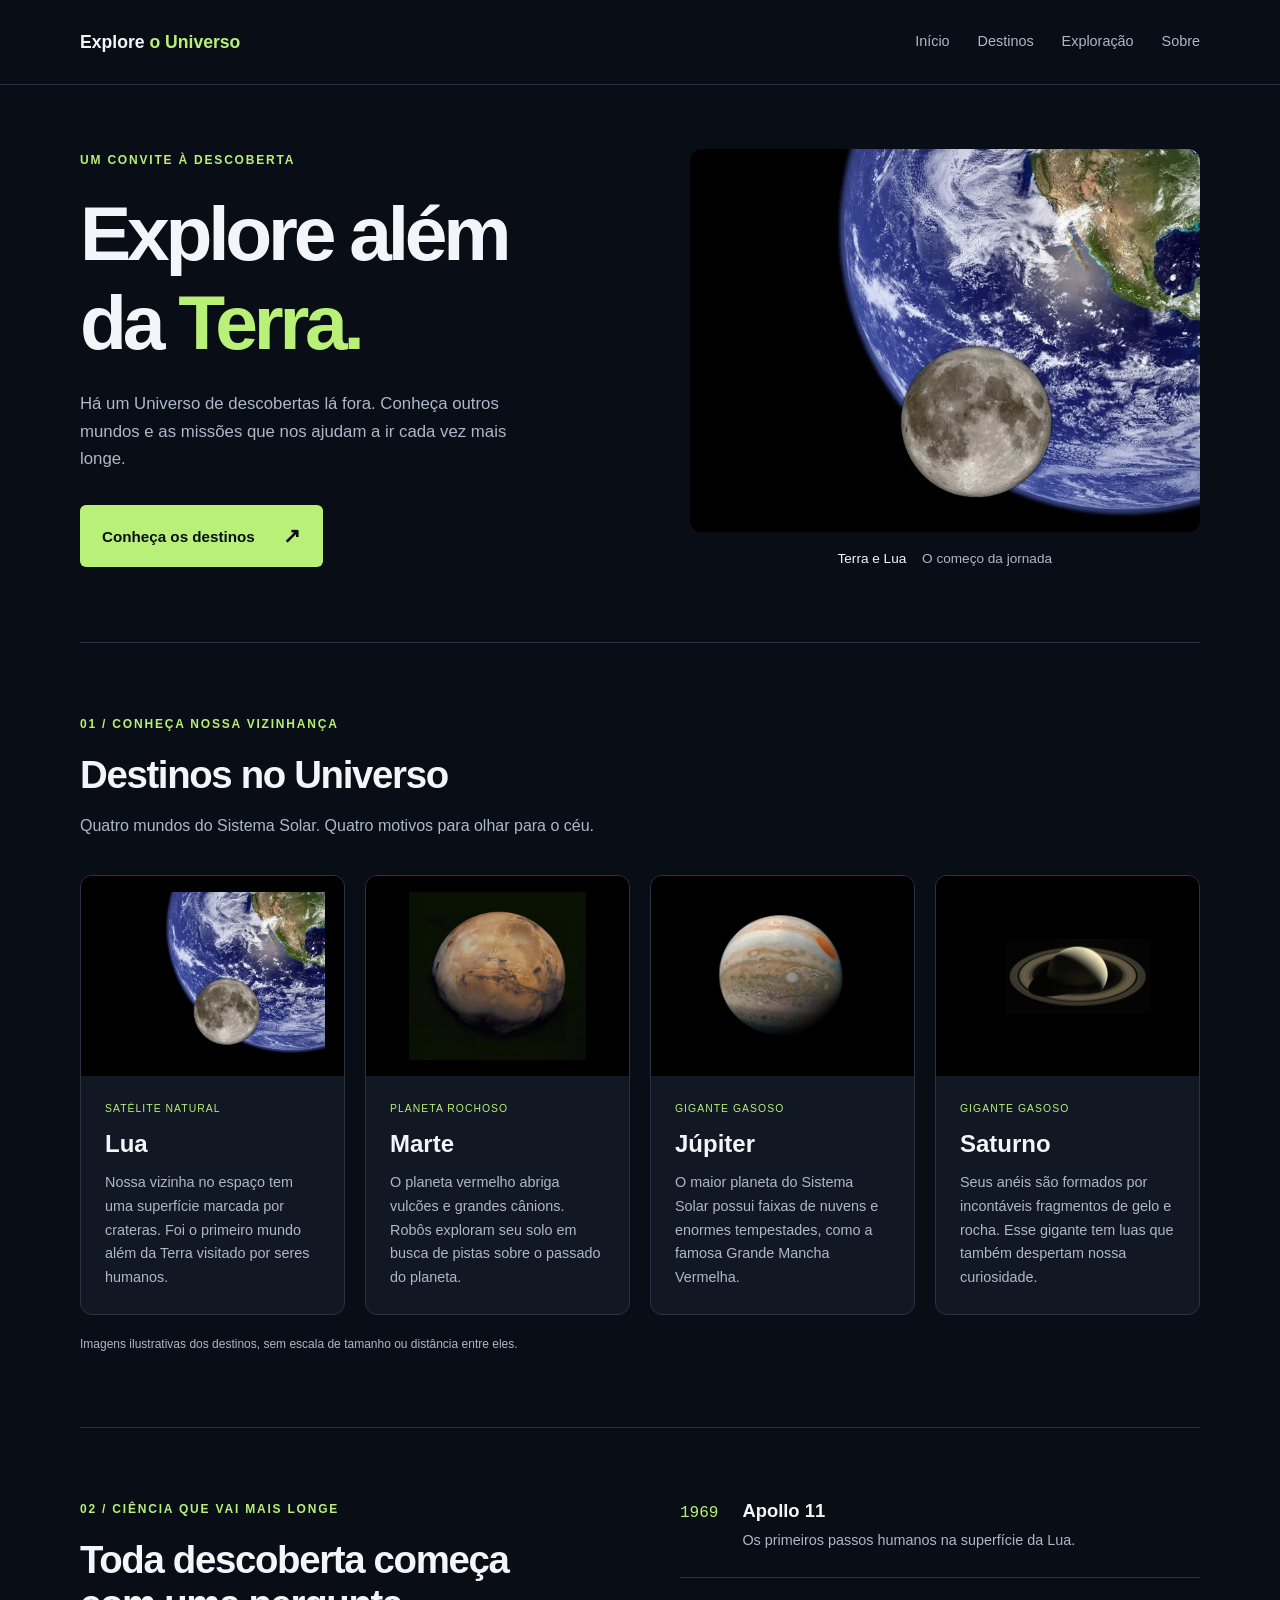
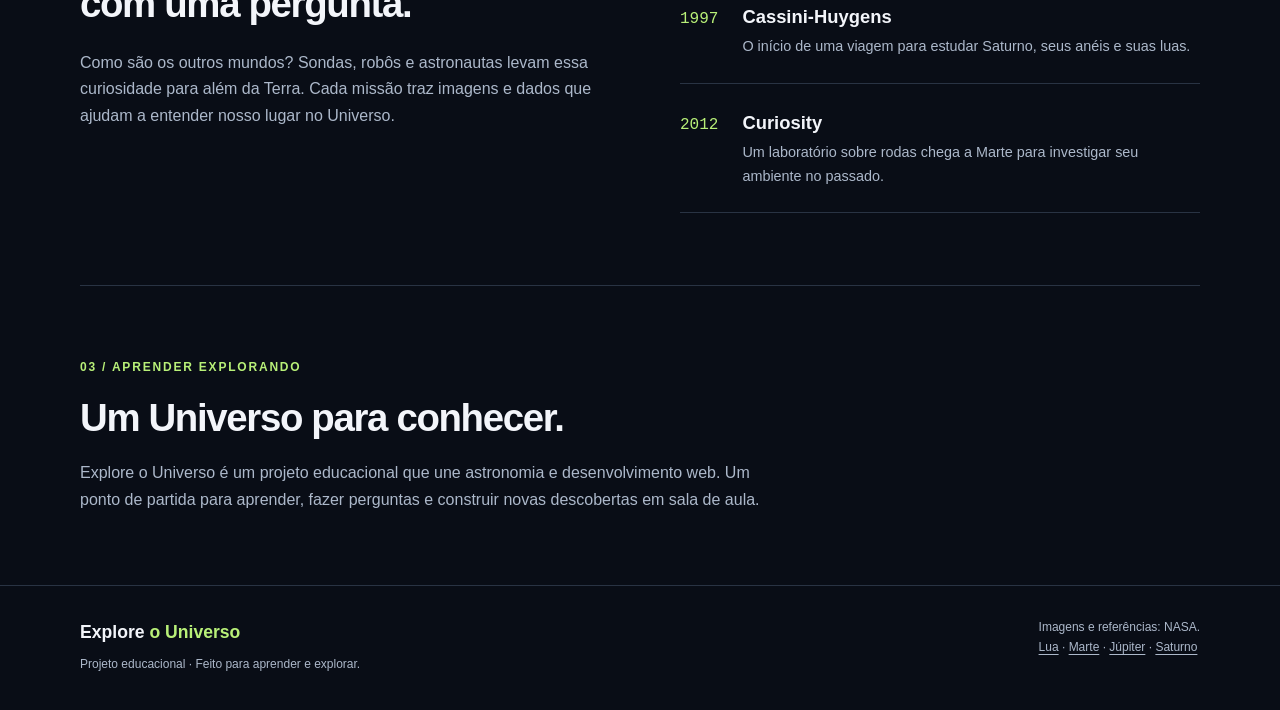
<file: versao0/index.html>
<!DOCTYPE html>
<html lang="pt-BR">
<head>
  <meta charset="UTF-8">
  <meta name="viewport" content="width=device-width, initial-scale=1.0">
  <meta name="description" content="Conheça a Lua, Marte, Júpiter e Saturno e descubra um pouco da história da exploração espacial.">
  <title>Explore o Universo</title>
  <link rel="stylesheet" href="css/estilos.css">
</head>
<body>
  <header class="cabecalho">
    <div class="container cabecalho-conteudo">
      <h1 class="marca"><a href="#inicio">Explore <span>o Universo</span></a></h1>
      <nav aria-label="Navegação principal">
        <ul class="menu">
          <li><a href="#inicio">Início</a></li>
          <li><a href="#destinos">Destinos</a></li>
          <li><a href="#exploracao">Exploração</a></li>
          <li><a href="#sobre">Sobre</a></li>
        </ul>
      </nav>
    </div>
  </header>

  <main>
    <section class="destaque container" id="inicio" aria-labelledby="titulo-destaque">
      <div class="destaque-texto">
        <p class="etiqueta">Um convite à descoberta</p>
        <h2 id="titulo-destaque">Explore além<br>da <span>Terra.</span></h2>
        <p class="introducao">Há um Universo de descobertas lá fora. Conheça outros mundos e as missões que nos ajudam a ir cada vez mais longe.</p>
        <a class="botao" href="#destinos">Conheça os destinos <span aria-hidden="true">↗</span></a>
      </div>
      <figure class="destaque-imagem">
        <img src="img/lua.webp" alt="Composição mostrando a Lua em primeiro plano e a Terra ao fundo." width="1000" height="750">
        <figcaption>Terra e Lua <span>O começo da jornada</span></figcaption>
      </figure>
    </section>

    <section class="destinos secao container" id="destinos" aria-labelledby="titulo-destinos">
      <p class="etiqueta">01 / Conheça nossa vizinhança</p>
      <h2 id="titulo-destinos">Destinos no Universo</h2>
      <p class="descricao-secao">Quatro mundos do Sistema Solar. Quatro motivos para olhar para o céu.</p>

      <div class="grade-destinos">
        <article class="card-destino">
          <img src="img/lua.webp" alt="Lua com áreas claras e escuras, em uma composição com a Terra ao fundo." width="760" height="570">
          <div class="card-conteudo">
            <p class="categoria">Satélite natural</p>
            <h3>Lua</h3>
            <p class="descricao-card">Nossa vizinha no espaço tem uma superfície marcada por crateras. Foi o primeiro mundo além da Terra visitado por seres humanos.</p>
          </div>
        </article>

        <article class="card-destino">
          <img src="img/marte.jpg" alt="Marte visto do espaço, com superfície em tons avermelhados." width="506" height="480">
          <div class="card-conteudo">
            <p class="categoria">Planeta rochoso</p>
            <h3>Marte</h3>
            <p class="descricao-card">O planeta vermelho abriga vulcões e grandes cânions. Robôs exploram seu solo em busca de pistas sobre o passado do planeta.</p>
          </div>
        </article>

        <article class="card-destino">
          <img src="img/jupiter.jpg" alt="Júpiter com faixas de nuvens e uma grande tempestade oval." width="750" height="750">
          <div class="card-conteudo">
            <p class="categoria">Gigante gasoso</p>
            <h3>Júpiter</h3>
            <p class="descricao-card">O maior planeta do Sistema Solar possui faixas de nuvens e enormes tempestades, como a famosa Grande Mancha Vermelha.</p>
          </div>
        </article>

        <article class="card-destino">
          <img src="img/saturno.jpg" alt="Saturno envolvido por seus amplos anéis, contra o fundo escuro do espaço." width="960" height="320">
          <div class="card-conteudo">
            <p class="categoria">Gigante gasoso</p>
            <h3>Saturno</h3>
            <p class="descricao-card">Seus anéis são formados por incontáveis fragmentos de gelo e rocha. Esse gigante tem luas que também despertam nossa curiosidade.</p>
          </div>
        </article>
      </div>
      <p class="nota">Imagens ilustrativas dos destinos, sem escala de tamanho ou distância entre eles.</p>
    </section>

    <section class="exploracao secao container" id="exploracao" aria-labelledby="titulo-exploracao">
      <div>
        <p class="etiqueta">02 / Ciência que vai mais longe</p>
        <h2 id="titulo-exploracao">Toda descoberta começa com uma pergunta.</h2>
        <p>Como são os outros mundos? Sondas, robôs e astronautas levam essa curiosidade para além da Terra. Cada missão traz imagens e dados que ajudam a entender nosso lugar no Universo.</p>
      </div>
      <ol class="missoes" aria-label="Marcos da exploração espacial">
        <li><span class="ano">1969</span><div><h3>Apollo 11</h3><p>Os primeiros passos humanos na superfície da Lua.</p></div></li>
        <li><span class="ano">1997</span><div><h3>Cassini-Huygens</h3><p>O início de uma viagem para estudar Saturno, seus anéis e suas luas.</p></div></li>
        <li><span class="ano">2012</span><div><h3>Curiosity</h3><p>Um laboratório sobre rodas chega a Marte para investigar seu ambiente no passado.</p></div></li>
      </ol>
    </section>

    <section class="sobre secao container" id="sobre" aria-labelledby="titulo-sobre">
      <p class="etiqueta">03 / Aprender explorando</p>
      <h2 id="titulo-sobre">Um Universo para conhecer.</h2>
      <p>Explore o Universo é um projeto educacional que une astronomia e desenvolvimento web. Um ponto de partida para aprender, fazer perguntas e construir novas descobertas em sala de aula.</p>
    </section>
  </main>

  <footer class="rodape">
    <div class="container rodape-conteudo">
      <div><p class="marca">Explore <span>o Universo</span></p><p class="texto-rodape">Projeto educacional · Feito para aprender e explorar.</p></div>
      <p class="creditos">Imagens e referências: NASA.<br>
        <a href="https://science.nasa.gov/moon/">Lua</a> ·
        <a href="https://science.nasa.gov/mars/">Marte</a> ·
        <a href="https://science.nasa.gov/jupiter/">Júpiter</a> ·
        <a href="https://science.nasa.gov/saturn/">Saturno</a>
      </p>
    </div>
  </footer>
</body>
</html>
</file>
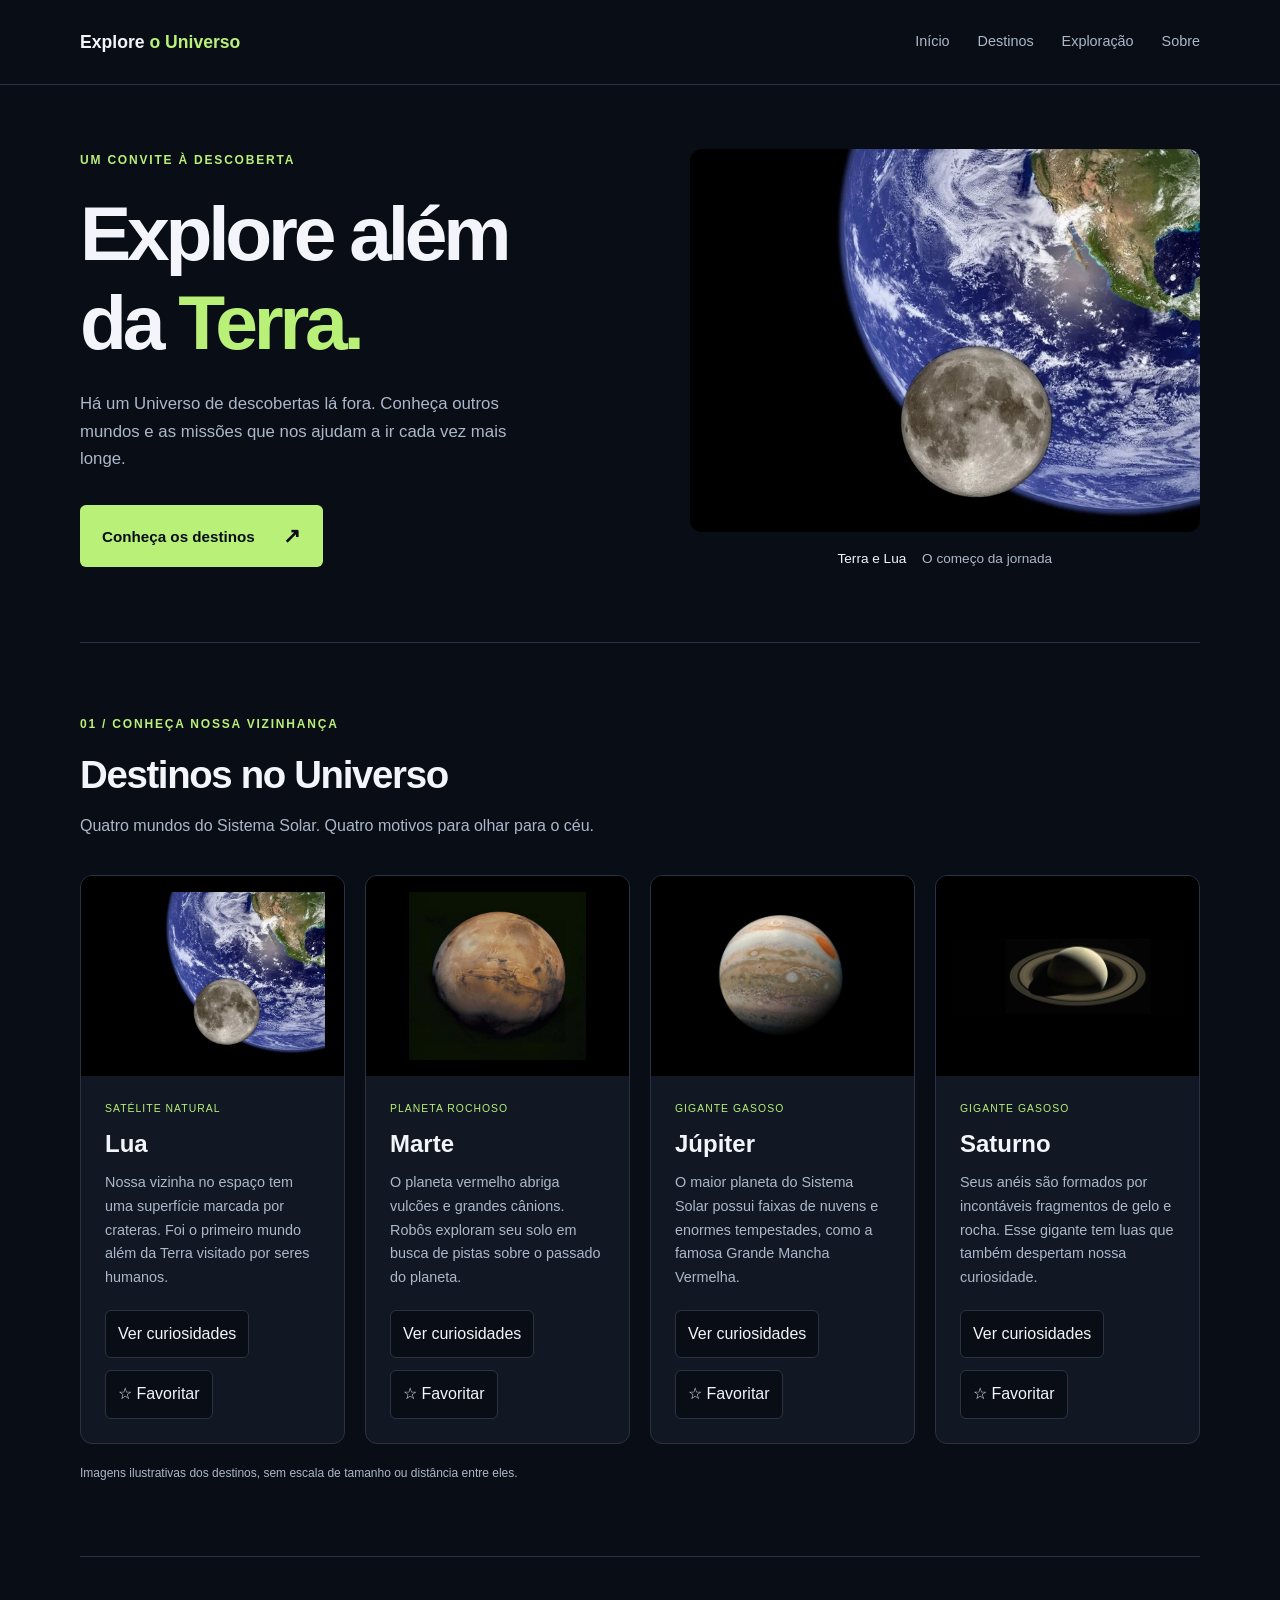
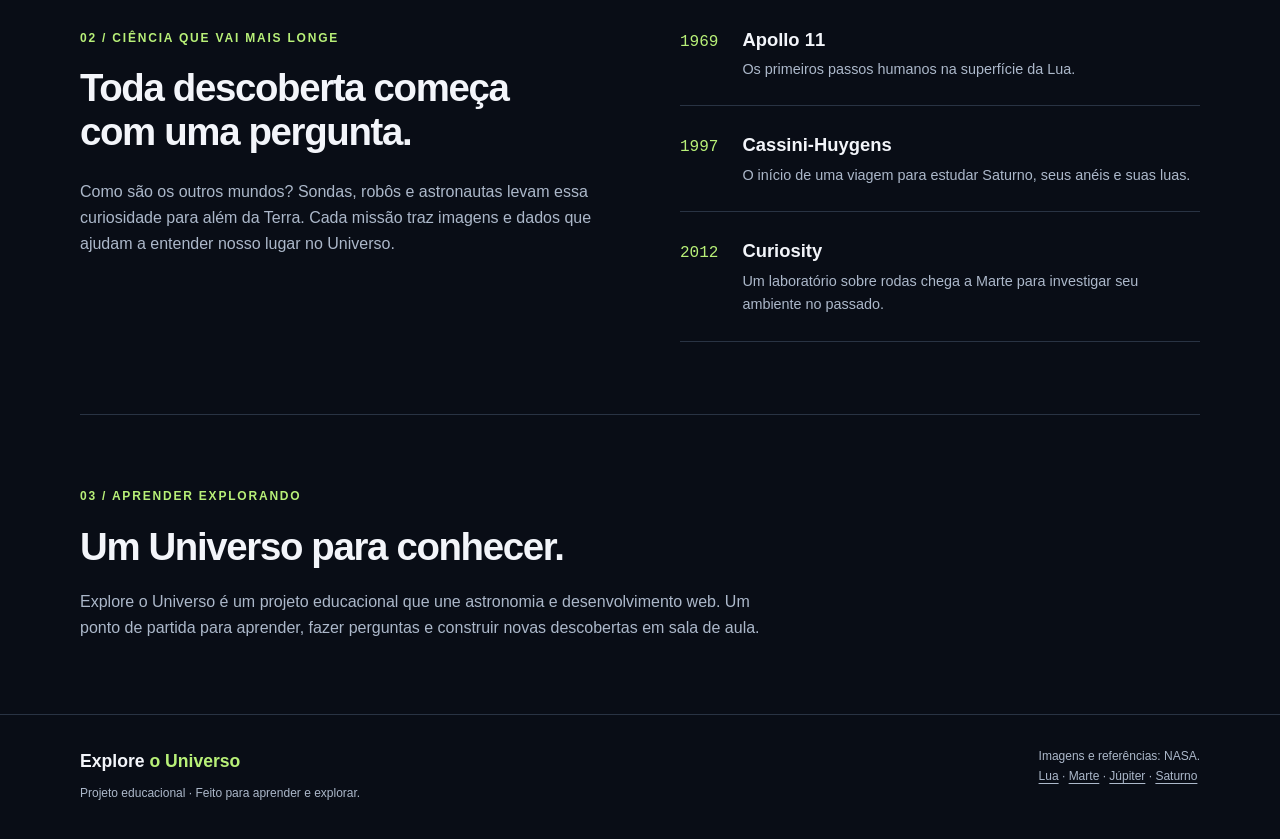
<file: versao1/index.html>
<!DOCTYPE html>
<html lang="pt-BR">

<head>
  <meta charset="UTF-8">
  <meta name="viewport" content="width=device-width, initial-scale=1.0">
  <meta name="description"
    content="Conheça a Lua, Marte, Júpiter e Saturno e descubra um pouco da história da exploração espacial.">
  <title>Explore o Universo</title>
  <link rel="stylesheet" href="css/estilos.css">
</head>

<body>
  <header class="cabecalho">
    <div class="container cabecalho-conteudo">
      <h1 class="marca"><a href="#inicio">Explore <span>o Universo</span></a></h1>
      <nav aria-label="Navegação principal">
        <ul class="menu">
          <li><a href="#inicio">Início</a></li>
          <li><a href="#destinos">Destinos</a></li>
          <li><a href="#exploracao">Exploração</a></li>
          <li><a href="#sobre">Sobre</a></li>
        </ul>
      </nav>
    </div>
  </header>

  <main>
    <section class="destaque container" id="inicio" aria-labelledby="titulo-destaque">
      <div class="destaque-texto">
        <p class="etiqueta">Um convite à descoberta</p>
        <h2 id="titulo-destaque">Explore além<br>da <span>Terra.</span></h2>
        <p class="introducao">Há um Universo de descobertas lá fora. Conheça outros mundos e as missões que nos ajudam a
          ir cada vez mais longe.</p>
        <a class="botao" href="#destinos">Conheça os destinos <span aria-hidden="true">↗</span></a>
      </div>
      <figure class="destaque-imagem">
        <img src="img/lua.webp" alt="Composição mostrando a Lua em primeiro plano e a Terra ao fundo." width="1000"
          height="750">
        <figcaption>Terra e Lua <span>O começo da jornada</span></figcaption>
      </figure>
    </section>

    <section class="destinos secao container" id="destinos" aria-labelledby="titulo-destinos">
      <p class="etiqueta">01 / Conheça nossa vizinhança</p>
      <h2 id="titulo-destinos">Destinos no Universo</h2>
      <p class="descricao-secao">Quatro mundos do Sistema Solar. Quatro motivos para olhar para o céu.</p>

      <div class="grade-destinos">
        <article class="card-destino">
          <img src="img/lua.webp" alt="Lua com áreas claras e escuras, em uma composição com a Terra ao fundo."
            width="760" height="570">
          <div class="card-conteudo">
            <p class="categoria">Satélite natural</p>
            <h3>Lua</h3>
            <p class="descricao-card">Nossa vizinha no espaço tem uma superfície marcada por crateras. Foi o primeiro
              mundo além da Terra visitado por seres humanos.</p>
            <!--atributos aria, Recursos importantes para avisar/sinalizar ferramentas/tecnologias de acessecibilidade sobre diferentes estado dos elementos da página-->
            <div class="acoes-card">
              <button type="button" class="botao-curiosidade" aria-expanded="false" aria-controls="curiosidade-lua">
                Ver curiosidades
              </button>
              <button type="button" class="botao-favorito" aria-pressed="false">
                ☆ Favoritar
              </button>
            </div>
            <p class="curiosidade" id="curiosidades-lua" hidden>A Lua leva aproximadamente 27 dias para dar uma volta ao redor da Terra.</p>
          </div>
        </article>

        <article class="card-destino">
          <img src="img/marte.jpg" alt="Marte visto do espaço, com superfície em tons avermelhados." width="506"
            height="480">
          <div class="card-conteudo">
            <p class="categoria">Planeta rochoso</p>
            <h3>Marte</h3>
            <p class="descricao-card">O planeta vermelho abriga vulcões e grandes cânions. Robôs exploram seu solo em
              busca de pistas sobre o passado do planeta.</p>
            <div class="acoes-card">
              <button type="button" class="botao-curiosidade" aria-expanded="false" aria-controls="curiosidade-marte">
                Ver curiosidades
              </button>
              <button type="button" class="botao-favorito" aria-pressed="false">
                ☆ Favoritar
              </button>
            </div>
            <p class="curiosidade" id="curiosidades-marte" hidden>Um dia em Marte dura cerca de 24 horas e 40 minutos.</p>
          </div>

        </article>

        <article class="card-destino">
          <img src="img/jupiter.jpg" alt="Júpiter com faixas de nuvens e uma grande tempestade oval." width="750"
            height="750">
          <div class="card-conteudo">
            <p class="categoria">Gigante gasoso</p>
            <h3>Júpiter</h3>
            <p class="descricao-card">O maior planeta do Sistema Solar possui faixas de nuvens e enormes tempestades,
              como
              a famosa Grande Mancha Vermelha.</p>
            <div class="acoes-card">
              <button type="button" class="botao-curiosidade" aria-expanded="false" aria-controls="curiosidade-jupiter">
                Ver curiosidades
              </button>
              <button type="button" class="botao-favorito" aria-pressed="false">
                ☆ Favoritar
              </button>
            </div>
            <p class="curiosidade" id="curiosidades-jupiter" hidden>Júpiter leva cerca de 12 anos terrestres para completar uma
              volta ao redor do Sol.</p>
          </div>
      
      </article>

      <article class="card-destino">
        <img src="img/saturno.jpg" alt="Saturno envolvido por seus amplos anéis, contra o fundo escuro do espaço."
          width="960" height="320">
        <div class="card-conteudo">
          <p class="categoria">Gigante gasoso</p>
          <h3>Saturno</h3>
          <p class="descricao-card">Seus anéis são formados por incontáveis fragmentos de gelo e rocha. Esse gigante tem
            luas que também despertam nossa curiosidade.</p>
          <div class="acoes-card">
            <button type="button" class="botao-curiosidade" aria-expanded="false" aria-controls="curiosidade-saturno">
              Ver curiosidades
            </button>
            <button type="button" class="botao-favorito" aria-pressed="false">
              ☆ Favoritar
            </button>
          </div>
          <p class="curiosidade" id="curiosidades-saturno" hidden>Saturno leva aproximadamente 29 anos terrestres para
            completar uma volta ao redor do Sol.</p>
        </div>
        
      </article>
      </div>
      <p class="nota">Imagens ilustrativas dos destinos, sem escala de tamanho ou distância entre eles.</p>
    </section>

    <section class="exploracao secao container" id="exploracao" aria-labelledby="titulo-exploracao">
      <div>
        <p class="etiqueta">02 / Ciência que vai mais longe</p>
        <h2 id="titulo-exploracao">Toda descoberta começa com uma pergunta.</h2>
        <p>Como são os outros mundos? Sondas, robôs e astronautas levam essa curiosidade para além da Terra. Cada missão
          traz imagens e dados que ajudam a entender nosso lugar no Universo.</p>
      </div>
      <ol class="missoes" aria-label="Marcos da exploração espacial">
        <li><span class="ano">1969</span>
          <div>
            <h3>Apollo 11</h3>
            <p>Os primeiros passos humanos na superfície da Lua.</p>
          </div>
        </li>
        <li><span class="ano">1997</span>
          <div>
            <h3>Cassini-Huygens</h3>
            <p>O início de uma viagem para estudar Saturno, seus anéis e suas luas.</p>
          </div>
        </li>
        <li><span class="ano">2012</span>
          <div>
            <h3>Curiosity</h3>
            <p>Um laboratório sobre rodas chega a Marte para investigar seu ambiente no passado.</p>
          </div>
        </li>
      </ol>
    </section>

    <section class="sobre secao container" id="sobre" aria-labelledby="titulo-sobre">
      <p class="etiqueta">03 / Aprender explorando</p>
      <h2 id="titulo-sobre">Um Universo para conhecer.</h2>
      <p>Explore o Universo é um projeto educacional que une astronomia e desenvolvimento web. Um ponto de partida para
        aprender, fazer perguntas e construir novas descobertas em sala de aula.</p>
    </section>
  </main>

  <footer class="rodape">
    <div class="container rodape-conteudo">
      <div>
        <p class="marca">Explore <span>o Universo</span></p>
        <p class="texto-rodape">Projeto educacional · Feito para aprender e explorar.</p>
      </div>
      <p class="creditos">Imagens e referências: NASA.<br>
        <a href="https://science.nasa.gov/moon/">Lua</a> ·
        <a href="https://science.nasa.gov/mars/">Marte</a> ·
        <a href="https://science.nasa.gov/jupiter/">Júpiter</a> ·
        <a href="https://science.nasa.gov/saturn/">Saturno</a>
      </p>
    </div>
  </footer>

  <script src="js/script.js"></script>


</body>

</html>
</file>
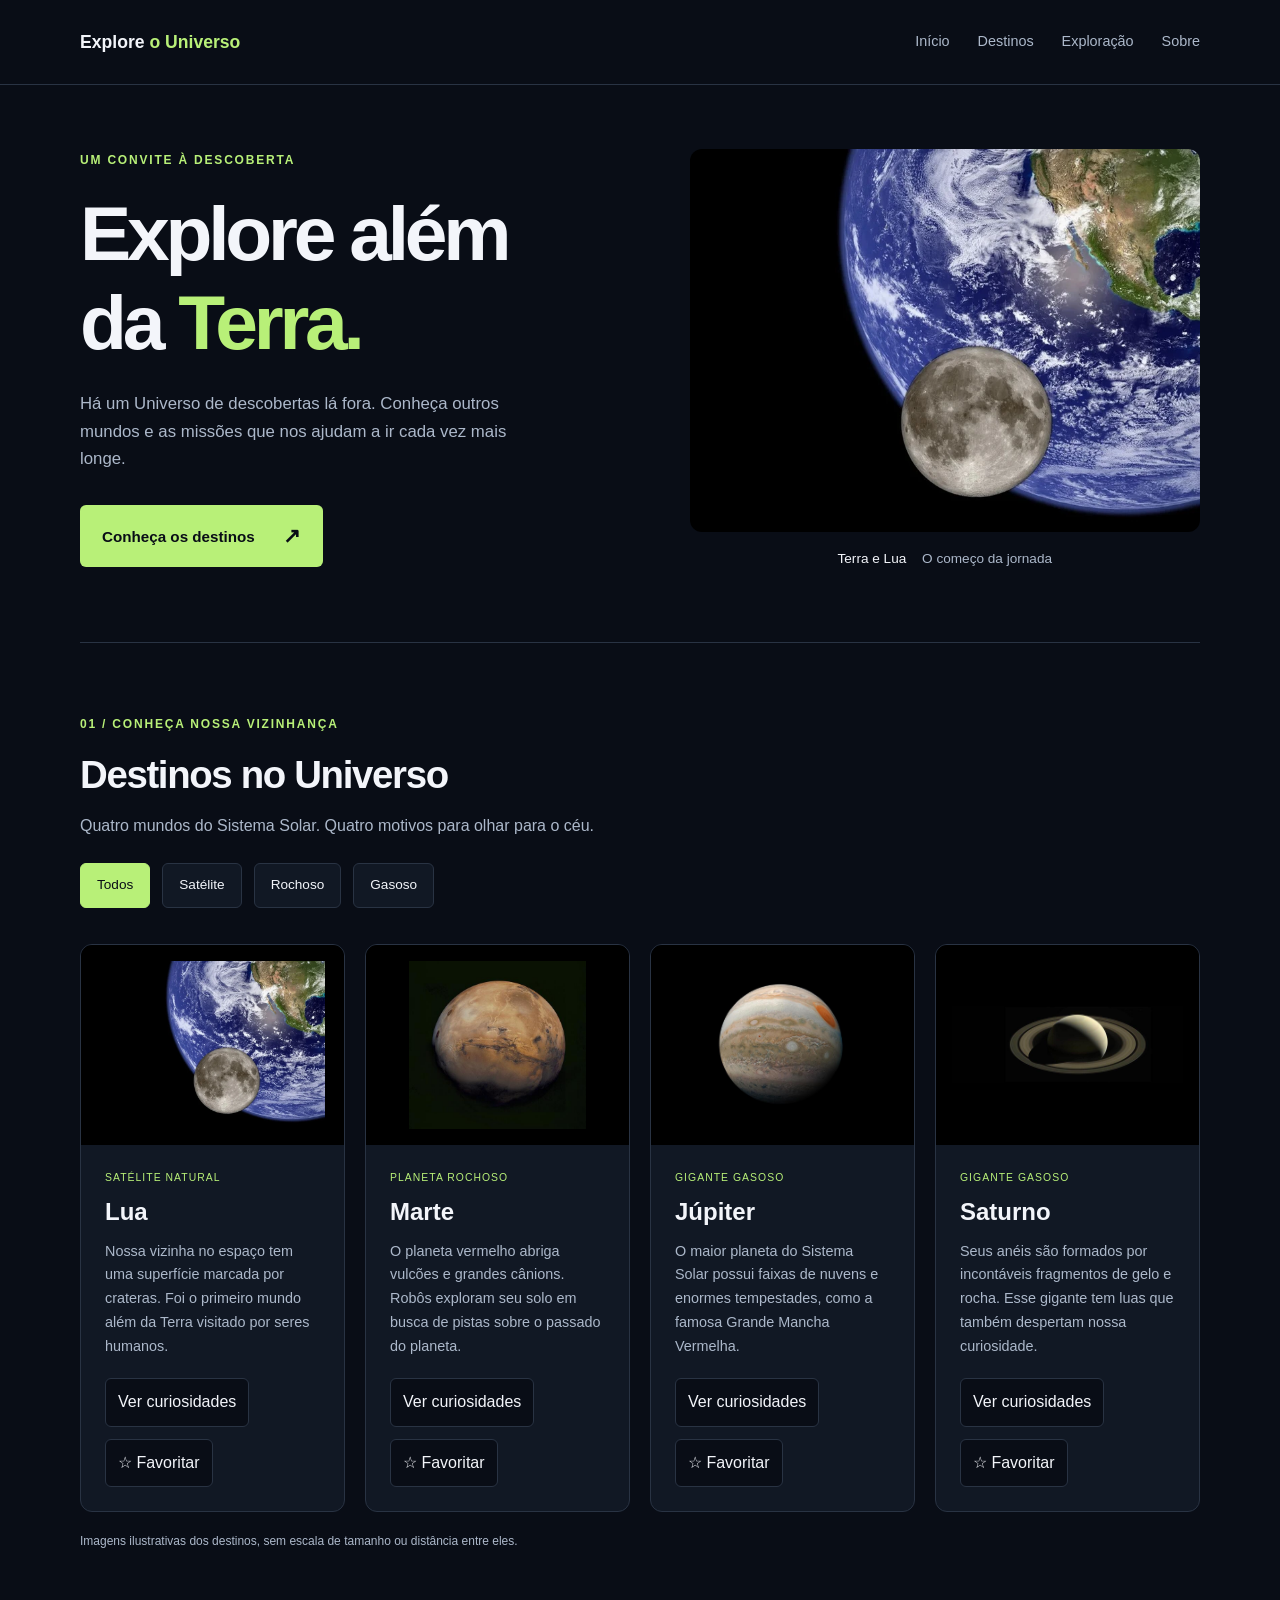
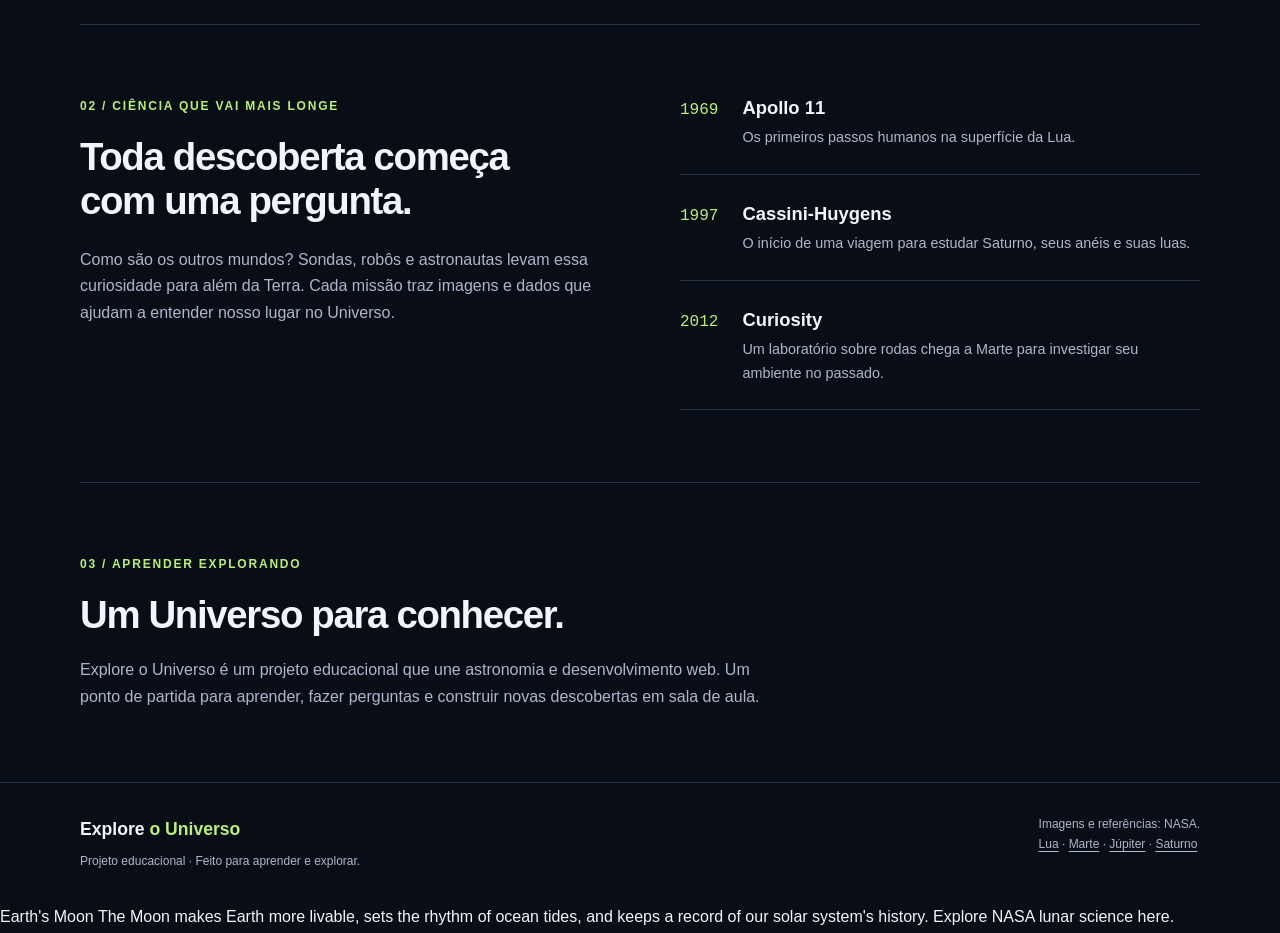
<file: versao2/index.html>
<!DOCTYPE html>
<html lang="pt-BR">
 
<head>
  <meta charset="UTF-8">
  <meta name="viewport" content="width=device-width, initial-scale=1.0">
  <meta name="description"
    content="Conheça a Lua, Marte, Júpiter e Saturno e descubra um pouco da história da exploração espacial.">
  <title>Explore o Universo</title>
  <link rel="stylesheet" href="css/estilos.css">
</head>
 
<body>
  <header class="cabecalho">
    <div class="container cabecalho-conteudo">
      <h1 class="marca"><a href="#inicio">Explore <span>o Universo</span></a></h1>
      <nav aria-label="Navegação principal">
        <ul class="menu">
          <li><a href="#inicio">Início</a></li>
          <li><a href="#destinos">Destinos</a></li>
          <li><a href="#exploracao">Exploração</a></li>
          <li><a href="#sobre">Sobre</a></li>
        </ul>
      </nav>
    </div>
  </header>
 
  <main>
    <section class="destaque container" id="inicio" aria-labelledby="titulo-destaque">
      <div class="destaque-texto">
        <p class="etiqueta">Um convite à descoberta</p>
        <h2 id="titulo-destaque">Explore além<br>da <span>Terra.</span></h2>
        <p class="introducao">Há um Universo de descobertas lá fora. Conheça outros mundos e as missões que nos ajudam a
          ir cada vez mais longe.</p>
        <a class="botao" href="#destinos">Conheça os destinos <span aria-hidden="true">↗</span></a>
      </div>
      <figure class="destaque-imagem">
        <img src="img/lua.webp" alt="Composição mostrando a Lua em primeiro plano e a Terra ao fundo." width="1000"
          height="750">
        <figcaption>Terra e Lua <span>O começo da jornada</span></figcaption>
      </figure>
    </section>
 
    <section class="destinos secao container" id="destinos" aria-labelledby="titulo-destinos">
      <p class="etiqueta">01 / Conheça nossa vizinhança</p>
      <h2 id="titulo-destinos">Destinos no Universo</h2>
      <p class="descricao-secao">Quatro mundos do Sistema Solar. Quatro motivos para olhar para o céu.</p>
 
 
    <!--Div com o papel de um grupo de botões-->
    <!-- usamos o aria-label para descrever a finalidade desse grupo de botões-->
      <div class="filtros-destinos" role="group" aria-label="Filtar destinos por categoria">
        <button data-filtro="todos" type="button" class="filtro-ativo" aria-pressed="true">Todos</button>
        <button data-filtro="satelite" type="button" aria-pressed="false">Satélite</button>
        <button data-filtro="rochoso" type="button" aria-pressed="false">Rochoso</button>
        <button data-filtro="gasoso" type="button" aria-pressed="false">Gasoso</button>
      </div>
 
      <div class="grade-destinos">
        <article class="card-destino" data-categoria="satelite">
          <img src="img/lua.webp" alt="Lua com áreas claras e escuras, em uma composição com a Terra ao fundo."
            width="760" height="570">
          <div class="card-conteudo">
            <p class="categoria">Satélite natural</p>
            <h3>Lua</h3>
            <p class="descricao-card">Nossa vizinha no espaço tem uma superfície marcada por crateras. Foi o primeiro
              mundo além da Terra visitado por seres humanos.</p>
            <!--Atributos aria-*
          Recursos importantes para sinalizar/avisar ferramentas/tecnologias de acessibilidade sobre diferentes estados dos elementos da página -->
            <div class="acoes-card">
              <button type="button" class="botao-curiosidade" aria-expanded="false" aria-controls="curiosidade-lua">
                Ver curiosidades
              </button>
              <button type="button" class="botao-favorito" aria-pressed="false">
                ☆ Favoritar
              </button>
            </div>
 
            <p class="curiosidade" id="curiosidade-lua" hidden>A Lua leva aproximadamente 27 dias para dar uma volta ao redor
              da Terra.</p>
 
          </div>
        </article>
 
        <article class="card-destino" data-categoria="rochoso">
          <img src="img/marte.jpg" alt="Marte visto do espaço, com superfície em tons avermelhados." width="506"
            height="480">
          <div class="card-conteudo">
            <p class="categoria">Planeta rochoso</p>
            <h3>Marte</h3>
            <p class="descricao-card">O planeta vermelho abriga vulcões e grandes cânions. Robôs exploram seu solo em
              busca de pistas sobre o passado do planeta.</p>
            <div class="acoes-card">
              <button type="button" class="botao-curiosidade" aria-expanded="false" aria-controls="curiosidade-marte">
                Ver curiosidades
              </button>
              <button type="button" class="botao-favorito" aria-pressed="false">
                ☆ Favoritar
              </button>
            </div>
 
            <p class="curiosidade" id="curiosidade-marte" hidden>Um dia em Marte dura cerca de 24 horas e 40 minutos.
            </p>
 
          </div>
        </article>
 
        <article class="card-destino" data-categoria="gasoso">
          <img src="img/jupiter.jpg" alt="Júpiter com faixas de nuvens e uma grande tempestade oval." width="750"
            height="750">
          <div class="card-conteudo">
            <p class="categoria">Gigante gasoso</p>
            <h3>Júpiter</h3>
            <p class="descricao-card">O maior planeta do Sistema Solar possui faixas de nuvens e enormes tempestades,
              como a famosa Grande Mancha Vermelha.</p>
            <div class="acoes-card">
              <button type="button" class="botao-curiosidade" aria-expanded="false" aria-controls="curiosidade-jupiter">
                Ver curiosidades
              </button>
              <button type="button" class="botao-favorito" aria-pressed="false">
                ☆ Favoritar
              </button>
            </div>
 
            <p class="curiosidade" id="curiosidade-jupiter" hidden>Júpiter leva cerca de 12 anos terrestres para completar uma
              volta ao redor do Sol.</p>
 
          </div>
        </article>
 
        <article class="card-destino" data-categoria="gasoso">
          <img src="img/saturno.jpg" alt="Saturno envolvido por seus amplos anéis, contra o fundo escuro do espaço."
            width="960" height="320">
          <div class="card-conteudo">
            <p class="categoria">Gigante gasoso</p>
            <h3>Saturno</h3>
            <p class="descricao-card">Seus anéis são formados por incontáveis fragmentos de gelo e rocha. Esse gigante
              tem luas que também despertam nossa curiosidade.</p>
            <div class="acoes-card">
              <button type="button" class="botao-curiosidade" aria-expanded="false" aria-controls="curiosidade-saturno">
                Ver curiosidades
              </button>
              <button type="button" class="botao-favorito" aria-pressed="false">
                ☆ Favoritar
              </button>
            </div>
 
            <p class="curiosidade" id="curiosedade-saturno" hidden>Saturno leva aproximadamente 29 anos terrestres para
              completar uma volta ao redor do Sol.</p>
 
          </div>
        </article>
      </div>
      <p class="nota">Imagens ilustrativas dos destinos, sem escala de tamanho ou distância entre eles.</p>
    </section>
 
    <section class="exploracao secao container" id="exploracao" aria-labelledby="titulo-exploracao">
      <div>
        <p class="etiqueta">02 / Ciência que vai mais longe</p>
        <h2 id="titulo-exploracao">Toda descoberta começa com uma pergunta.</h2>
        <p>Como são os outros mundos? Sondas, robôs e astronautas levam essa curiosidade para além da Terra. Cada missão
          traz imagens e dados que ajudam a entender nosso lugar no Universo.</p>
      </div>
      <ol class="missoes" aria-label="Marcos da exploração espacial">
        <li><span class="ano">1969</span>
          <div>
            <h3>Apollo 11</h3>
            <p>Os primeiros passos humanos na superfície da Lua.</p>
          </div>
        </li>
        <li><span class="ano">1997</span>
          <div>
            <h3>Cassini-Huygens</h3>
            <p>O início de uma viagem para estudar Saturno, seus anéis e suas luas.</p>
          </div>
        </li>
        <li><span class="ano">2012</span>
          <div>
            <h3>Curiosity</h3>
            <p>Um laboratório sobre rodas chega a Marte para investigar seu ambiente no passado.</p>
          </div>
        </li>
      </ol>
    </section>
 
    <section class="sobre secao container" id="sobre" aria-labelledby="titulo-sobre">
      <p class="etiqueta">03 / Aprender explorando</p>
      <h2 id="titulo-sobre">Um Universo para conhecer.</h2>
      <p>Explore o Universo é um projeto educacional que une astronomia e desenvolvimento web. Um ponto de partida para
        aprender, fazer perguntas e construir novas descobertas em sala de aula.</p>
    </section>
  </main>
 
  <footer class="rodape">
    <div class="container rodape-conteudo">
      <div>
        <p class="marca">Explore <span>o Universo</span></p>
        <p class="texto-rodape">Projeto educacional · Feito para aprender e explorar.</p>
      </div>
      <p class="creditos">Imagens e referências: NASA.<br>
        <a href="https://science.nasa.gov/moon/">Lua</a> ·
        <a href="https://science.nasa.gov/mars/">Marte</a> ·
        <a href="https://science.nasa.gov/jupiter/">Júpiter</a> ·
        <a href="https://science.nasa.gov/saturn/">Saturno</a>
      </p>
    </div>
  </footer>
 
  <script src="js/script.js"></script>
 
</body>
 
</html>
Earth's Moon
The Moon makes Earth more livable, sets the rhythm of ocean tides, and keeps a record of our solar system's history. Explore NASA lunar science here.
</file>
<file: versao0/css/estilos.css>
/* Mobile First: estilos-base para telas pequenas. */
:root {
  --fundo: #090d16;
  --superficie: #111824;
  --texto: #f3f5fa;
  --texto-suave: #acb8ca;
  --destaque: #b8f078;
  --borda: #293343;
}

html {
  scroll-behavior: smooth;
}

* {
  box-sizing: border-box;
}

body {
  margin: 0;
  background: var(--fundo);
  color: var(--texto);
  font-family: Arial, Helvetica, sans-serif;
  line-height: 1.65;
}

a {
  color: inherit;
}
img {
  display: block;
  max-width: 100%;
  height: auto;
}
h1,
h2,
h3,
p,
figure {
  margin: 0;
}
h1,
h2,
h3 {
  line-height: 1.15;
}
p {
  color: var(--texto-suave);
}
section {
  scroll-margin-top: 120px;
}

.container {
  width: min(1120px, 90%);
  margin-inline: auto;
}
.secao {
  padding-block: 48px;
}
.etiqueta {
  margin-bottom: 18px;
  color: var(--destaque);
  font-size: 0.75rem;
  font-weight: 700;
  letter-spacing: 0.15em;
  text-transform: uppercase;
}
h2 {
  font-size: clamp(1.8rem, 3vw, 2.6rem);
  letter-spacing: -0.035em;
}
.descricao-secao {
  margin-top: 16px;
}

/* Navegação: os links continuam visíveis e quebram de linha no celular. */
.cabecalho {
  position: sticky;
  top: 0;
  z-index: 10;
  border-bottom: 1px solid var(--borda);
  background: var(--fundo);
}
.cabecalho-conteudo {
  display: flex;
  justify-content: space-between;
  align-items: center;
  flex-wrap: wrap;
  gap: 12px;
  padding-block: 20px;
}
.marca {
  color: var(--texto);
  font-size: 1.1rem;
  font-weight: 700;
  text-decoration: none;
}
.marca a {
  text-decoration: none;
}
.marca span {
  color: var(--destaque);
}
.menu {
  display: flex;
  flex-wrap: wrap;
  gap: 8px 20px;
  margin: 0;
  padding: 0;
  list-style: none;
}
.menu a {
  display: inline-block;
  padding-block: 6px;
  color: var(--texto-suave);
  font-size: 0.9rem;
  text-decoration: none;
}
.menu a:hover,
.creditos a:hover {
  color: var(--destaque);
}
a:focus-visible {
  outline: 3px solid var(--destaque);
  outline-offset: 5px;
  border-radius: 3px;
}
/* Destaque: a mesma imagem local da Lua também aparece no primeiro card. */
.destaque {
  display: flex;
  flex-direction: column;
  gap: 36px;
  padding-block: 48px;
}
.destaque h2 {
  font-size: clamp(3rem, 6vw, 5.1rem);
  letter-spacing: -0.055em;
}
.destaque h2 span {
  color: var(--destaque);
}
.introducao {
  max-width: 440px;
  margin-top: 24px;
  font-size: 1.05rem;
}
.botao {
  display: inline-flex;
  align-items: center;
  gap: 28px;
  margin-top: 32px;
  padding: 14px 22px;
  border-radius: 6px;
  background: var(--destaque);
  color: var(--fundo);
  font-size: 0.95rem;
  font-weight: 700;
  text-decoration: none;
}
.botao:hover {
  background: #d0ffa0;
}
.botao span {
  font-size: 1.3rem;
}
.destaque-imagem {
  width: 85%;
  max-width: 340px;
  margin-inline: auto;
}
.destaque-imagem img {
  width: 100%;
  border-radius: 12px;
}
.destaque-imagem figcaption {
  margin-top: 16px;
  text-align: center;
  font-size: 0.85rem;
}
.destaque-imagem figcaption span {
  margin-left: 12px;
  color: var(--texto-suave);
}

/* Cards estáticos: uma estrutura igual para os quatro destinos. */
.destinos {
  border-top: 1px solid var(--borda);
}
.grade-destinos {
  display: flex;
  flex-wrap: wrap;
  gap: 20px;
  margin-top: 36px;
}
.card-destino {
  flex: 0 1 100%;
  min-width: 0;
  overflow: hidden;
  border: 1px solid var(--borda);
  border-radius: 12px;
  background: var(--superficie);
}
.card-destino > img {
  width: 100%;
  height: 240px;
  padding: 16px;
  object-fit: contain;
  background: #000;
}
.card-conteudo {
  padding: 24px;
}
.categoria {
  margin-bottom: 12px;
  color: var(--destaque);
  font-size: 0.65rem;
  letter-spacing: 0.1em;
  text-transform: uppercase;
}
.card-conteudo h3 {
  margin-bottom: 14px;
  font-size: 1.5rem;
}
.descricao-card {
  font-size: 0.9rem;
}
.nota {
  margin-top: 20px;
  font-size: 0.75rem;
}

/* Conteúdo introdutório e marcos das missões. */
.exploracao {
  display: flex;
  flex-direction: column;
  gap: 36px;
  border-top: 1px solid var(--borda);
}
.exploracao h2 {
  max-width: 450px;
  margin-bottom: 24px;
}
.missoes {
  display: flex;
  flex-direction: column;
  gap: 28px;
  margin: 0;
  padding: 0;
  list-style: none;
}
.missoes li {
  display: flex;
  align-items: baseline;
  gap: 24px;
  border-bottom: 1px solid var(--borda);
  padding-bottom: 24px;
}
.ano {
  color: var(--destaque);
  font-family: monospace;
  font-size: 1rem;
}
.missoes h3 {
  margin-bottom: 8px;
  font-size: 1.15rem;
}
.missoes p {
  font-size: 0.9rem;
}
.sobre {
  border-top: 1px solid var(--borda);
}
.sobre > p:last-child {
  max-width: 710px;
  margin-top: 20px;
}
.rodape {
  border-top: 1px solid var(--borda);
  padding-block: 32px;
}
.rodape-conteudo {
  display: flex;
  justify-content: space-between;
  flex-wrap: wrap;
  gap: 24px;
}
.texto-rodape,
.creditos {
  font-size: 0.75rem;
}
.rodape .marca {
  margin-bottom: 8px;
}
.creditos a {
  text-underline-offset: 3px;
}

/* Tablet: duas colunas, descontando o espaço entre os cards. */
@media (min-width: 600px) {
  .cabecalho-conteudo {
    gap: 20px;
    padding-block: 24px;
  }
  .menu {
    gap: 12px 28px;
  }
  .secao {
    padding-block: 72px;
  }
  .destaque {
    flex-direction: row;
    align-items: center;
    gap: 24px;
    padding-block: 64px 72px;
  }
  .destaque-texto {
    flex: 1.1;
    min-width: 0;
  }
  .destaque-imagem {
    flex: 1;
    min-width: 0;
    width: auto;
    max-width: none;
    margin-inline: 0;
  }
  .card-destino {
    flex-basis: calc((100% - 20px) / 2);
  }
  .card-destino > img {
    height: 200px;
  }
  .exploracao {
    flex-direction: row;
  }
  .exploracao > div,
  .exploracao > .missoes {
    flex: 1;
    min-width: 0;
  }
}

/* Computador: quatro cards por linha e mais espaço entre os blocos. */
@media (min-width: 951px) {
  .card-destino {
    flex-basis: calc((100% - 60px) / 4);
  }
  .destaque {
    gap: 48px;
  }
  .exploracao {
    gap: 80px;
  }
}


/* Acessibilidade: respeita a preferência do usuário por menos movimento. */
@media (prefers-reduced-motion: reduce) {
  html {
    scroll-behavior: auto;
  }
}
</file>
<file: versao1/css/estilos.css>
/* Mobile First: estilos-base para telas pequenas. */
:root {
  --fundo: #090d16;
  --superficie: #111824;
  --texto: #f3f5fa;
  --texto-suave: #acb8ca;
  --destaque: #b8f078;
  --borda: #293343;
}

html {
  scroll-behavior: smooth;
}

* {
  box-sizing: border-box;
}

body {
  margin: 0;
  background: var(--fundo);
  color: var(--texto);
  font-family: Arial, Helvetica, sans-serif;
  line-height: 1.65;
}

a {
  color: inherit;
}

img {
  display: block;
  max-width: 100%;
  height: auto;
}

h1,
h2,
h3,
p,
figure {
  margin: 0;
}

h1,
h2,
h3 {
  line-height: 1.15;
}

p {
  color: var(--texto-suave);
}

section {
  scroll-margin-top: 120px;
}

.container {
  width: min(1120px, 90%);
  margin-inline: auto;
}

.secao {
  padding-block: 48px;
}

.etiqueta {
  margin-bottom: 18px;
  color: var(--destaque);
  font-size: 0.75rem;
  font-weight: 700;
  letter-spacing: 0.15em;
  text-transform: uppercase;
}

h2 {
  font-size: clamp(1.8rem, 3vw, 2.6rem);
  letter-spacing: -0.035em;
}

.descricao-secao {
  margin-top: 16px;
}

/* Navegação: os links continuam visíveis e quebram de linha no celular. */
.cabecalho {
  position: sticky;
  top: 0;
  z-index: 10;
  border-bottom: 1px solid var(--borda);
  background: var(--fundo);
}

.cabecalho-conteudo {
  display: flex;
  justify-content: space-between;
  align-items: center;
  flex-wrap: wrap;
  gap: 12px;
  padding-block: 20px;
}

.marca {
  color: var(--texto);
  font-size: 1.1rem;
  font-weight: 700;
  text-decoration: none;
}

.marca a {
  text-decoration: none;
}

.marca span {
  color: var(--destaque);
}

.menu {
  display: flex;
  flex-wrap: wrap;
  gap: 8px 20px;
  margin: 0;
  padding: 0;
  list-style: none;
}

.menu a {
  display: inline-block;
  padding-block: 6px;
  color: var(--texto-suave);
  font-size: 0.9rem;
  text-decoration: none;
}

.menu a:hover,
.creditos a:hover {
  color: var(--destaque);
}

a:focus-visible,
button:focus-visible {
  outline: 3px solid var(--destaque);
  outline-offset: 5px;
  border-radius: 3px;
}

/* Destaque: a mesma imagem local da Lua também aparece no primeiro card. */
.destaque {
  display: flex;
  flex-direction: column;
  gap: 36px;
  padding-block: 48px;
}

.destaque h2 {
  font-size: clamp(3rem, 6vw, 5.1rem);
  letter-spacing: -0.055em;
}

.destaque h2 span {
  color: var(--destaque);
}

.introducao {
  max-width: 440px;
  margin-top: 24px;
  font-size: 1.05rem;
}

.botao {
  display: inline-flex;
  align-items: center;
  gap: 28px;
  margin-top: 32px;
  padding: 14px 22px;
  border-radius: 6px;
  background: var(--destaque);
  color: var(--fundo);
  font-size: 0.95rem;
  font-weight: 700;
  text-decoration: none;
}

.botao:hover {
  background: #d0ffa0;
}

.botao span {
  font-size: 1.3rem;
}

.destaque-imagem {
  width: 85%;
  max-width: 340px;
  margin-inline: auto;
}

.destaque-imagem img {
  width: 100%;
  border-radius: 12px;
}

.destaque-imagem figcaption {
  margin-top: 16px;
  text-align: center;
  font-size: 0.85rem;
}

.destaque-imagem figcaption span {
  margin-left: 12px;
  color: var(--texto-suave);
}

/* Cards estáticos: uma estrutura igual para os quatro destinos. */
.destinos {
  border-top: 1px solid var(--borda);
}

.grade-destinos {
  display: flex;
  flex-wrap: wrap;
  gap: 20px;
  margin-top: 36px;
}

.card-destino {
  flex: 0 1 100%;
  min-width: 0;
  overflow: hidden;
  border: 1px solid var(--borda);
  border-radius: 12px;
  background: var(--superficie);
}

.card-destino>img {
  width: 100%;
  height: 240px;
  padding: 16px;
  object-fit: contain;
  background: #000;
}

.card-conteudo {
  padding: 24px;
}

.categoria {
  margin-bottom: 12px;
  color: var(--destaque);
  font-size: 0.65rem;
  letter-spacing: 0.1em;
  text-transform: uppercase;
}

.card-conteudo h3 {
  margin-bottom: 14px;
  font-size: 1.5rem;
}

.descricao-card,
.curiosidade {
  font-size: 0.9rem;
}

.acoes-card {
  display: flex;
  flex-wrap: wrap;
  gap: 12px;
  margin-top: 20px;
}

.acoes-card button {
  padding: 10px 12px;
  min-height: 44px;
  border: solid 1px var(--borda);
  border-radius: 6px;
  background: var(--fundo);
  color: var(--texto);
  font-size: 0.85rem;
  cursor: pointer;
  font: inherit;
}

.acoes-card button:hover {
  background-color: var(--borda);
}

.curiosidade {
  margin-top: 20px;
  padding-top: 20px;
  border-top: 1px solid var(--borda);
}

.card-destino.favoritado {
  background-color: var(--destaque);
}

.favoritado .botao-favorito {
  border-color: var(--destaque);
  background: var(--fundo);
  color: var(--destaque);
}

.nota {
  margin-top: 20px;
  font-size: 0.75rem;
}

/* Conteúdo introdutório e marcos das missões. */
.exploracao {
  display: flex;
  flex-direction: column;
  gap: 36px;
  border-top: 1px solid var(--borda);
}

.exploracao h2 {
  max-width: 450px;
  margin-bottom: 24px;
}

.missoes {
  display: flex;
  flex-direction: column;
  gap: 28px;
  margin: 0;
  padding: 0;
  list-style: none;
}

.missoes li {
  display: flex;
  align-items: baseline;
  gap: 24px;
  border-bottom: 1px solid var(--borda);
  padding-bottom: 24px;
}

.ano {
  color: var(--destaque);
  font-family: monospace;
  font-size: 1rem;
}

.missoes h3 {
  margin-bottom: 8px;
  font-size: 1.15rem;
}

.missoes p {
  font-size: 0.9rem;
}

.sobre {
  border-top: 1px solid var(--borda);
}

.sobre>p:last-child {
  max-width: 710px;
  margin-top: 20px;
}

.rodape {
  border-top: 1px solid var(--borda);
  padding-block: 32px;
}

.rodape-conteudo {
  display: flex;
  justify-content: space-between;
  flex-wrap: wrap;
  gap: 24px;
}

.texto-rodape,
.creditos {
  font-size: 0.75rem;
}

.rodape .marca {
  margin-bottom: 8px;
}

.creditos a {
  text-underline-offset: 3px;
}

/* Tablet: duas colunas, descontando o espaço entre os cards. */
@media (min-width: 600px) {
  .cabecalho-conteudo {
    gap: 20px;
    padding-block: 24px;
  }

  .menu {
    gap: 12px 28px;
  }

  .secao {
    padding-block: 72px;
  }

  .destaque {
    flex-direction: row;
    align-items: center;
    gap: 24px;
    padding-block: 64px 72px;
  }

  .destaque-texto {
    flex: 1.1;
    min-width: 0;
  }

  .destaque-imagem {
    flex: 1;
    min-width: 0;
    width: auto;
    max-width: none;
    margin-inline: 0;
  }

  .card-destino {
    flex-basis: calc((100% - 20px) / 2);
  }

  .card-destino>img {
    height: 200px;
  }

  .exploracao {
    flex-direction: row;
  }

  .exploracao>div,
  .exploracao>.missoes {
    flex: 1;
    min-width: 0;
  }
}

/* Computador: quatro cards por linha e mais espaço entre os blocos. */
@media (min-width: 951px) {
  .card-destino {
    flex-basis: calc((100% - 60px) / 4);
  }

  .destaque {
    gap: 48px;
  }

  .exploracao {
    gap: 80px;
  }
}


/* Acessibilidade: respeita a preferência do usuário por menos movimento. */
@media (prefers-reduced-motion: reduce) {
  html {
    scroll-behavior: auto;
  }
}
</file>
<file: versao2/css/estilos.css>
/* Mobile First: estilos-base para telas pequenas. */
:root {
  --fundo: #090d16;
  --superficie: #111824;
  --texto: #f3f5fa;
  --texto-suave: #acb8ca;
  --destaque: #b8f078;
  --borda: #293343;
}

html {
  scroll-behavior: smooth;
}

* {
  box-sizing: border-box;
}

body {
  margin: 0;
  background: var(--fundo);
  color: var(--texto);
  font-family: Arial, Helvetica, sans-serif;
  line-height: 1.65;
}

a {
  color: inherit;
}
img {
  display: block;
  max-width: 100%;
  height: auto;
}
h1,
h2,
h3,
p,
figure {
  margin: 0;
}
h1,
h2,
h3 {
  line-height: 1.15;
}
p {
  color: var(--texto-suave);
}
section {
  scroll-margin-top: 120px;
}

.container {
  width: min(1120px, 90%);
  margin-inline: auto;
}
.secao {
  padding-block: 48px;
}
.etiqueta {
  margin-bottom: 18px;
  color: var(--destaque);
  font-size: 0.75rem;
  font-weight: 700;
  letter-spacing: 0.15em;
  text-transform: uppercase;
}
h2 {
  font-size: clamp(1.8rem, 3vw, 2.6rem);
  letter-spacing: -0.035em;
}
.descricao-secao {
  margin-top: 16px;
}

/* Navegação: os links continuam visíveis e quebram de linha no celular. */
.cabecalho {
  position: sticky;
  top: 0;
  z-index: 10;
  border-bottom: 1px solid var(--borda);
  background: var(--fundo);
}
.cabecalho-conteudo {
  display: flex;
  justify-content: space-between;
  align-items: center;
  flex-wrap: wrap;
  gap: 12px;
  padding-block: 20px;
}
.marca {
  color: var(--texto);
  font-size: 1.1rem;
  font-weight: 700;
  text-decoration: none;
}
.marca a {
  text-decoration: none;
}
.marca span {
  color: var(--destaque);
}
.menu {
  display: flex;
  flex-wrap: wrap;
  gap: 8px 20px;
  margin: 0;
  padding: 0;
  list-style: none;
}
.menu a {
  display: inline-block;
  padding-block: 6px;
  color: var(--texto-suave);
  font-size: 0.9rem;
  text-decoration: none;
}
.menu a:hover,
.creditos a:hover {
  color: var(--destaque);
}
a:focus-visible, button:focus-visible {
  outline: 3px solid var(--destaque);
  outline-offset: 5px;
  border-radius: 3px;
}




/* Destaque: a mesma imagem local da Lua também aparece no primeiro card. */
.destaque {
  display: flex;
  flex-direction: column;
  gap: 36px;
  padding-block: 48px;
}
.destaque h2 {
  font-size: clamp(3rem, 6vw, 5.1rem);
  letter-spacing: -0.055em;
}
.destaque h2 span {
  color: var(--destaque);
}
.introducao {
  max-width: 440px;
  margin-top: 24px;
  font-size: 1.05rem;
}
.botao {
  display: inline-flex;
  align-items: center;
  gap: 28px;
  margin-top: 32px;
  padding: 14px 22px;
  border-radius: 6px;
  background: var(--destaque);
  color: var(--fundo);
  font-size: 0.95rem;
  font-weight: 700;
  text-decoration: none;
}
.botao:hover {
  background: #d0ffa0;
}
.botao span {
  font-size: 1.3rem;
}
.destaque-imagem {
  width: 85%;
  max-width: 340px;
  margin-inline: auto;
}
.destaque-imagem img {
  width: 100%;
  border-radius: 12px;
}
.destaque-imagem figcaption {
  margin-top: 16px;
  text-align: center;
  font-size: 0.85rem;
}
.destaque-imagem figcaption span {
  margin-left: 12px;
  color: var(--texto-suave);
}

/* Cards estáticos: uma estrutura igual para os quatro destinos. */
.destinos {
  border-top: 1px solid var(--borda);
}

.filtros-destinos {
  display: flex;
  flex-wrap: wrap;
  gap: 12px;
  margin-top: 24px;
}

.filtros-destinos button {
  padding: 10px 16px;
  min-height: 44px;
  border: 1px solid var(--borda);
  border-radius: 6px;
  background: var(--superficie);
  color: var(--texto);
  font: inherit;
  font-size: 0.85rem;
  cursor: pointer;
}

.filtros-destinos button:hover {
  border-color: var(--destaque);
}

.filtros-destinos .filtro-ativo {
  border-color: var(--destaque);
  background: var(--destaque);
  color: var(--fundo);
}

.grade-destinos {
  display: flex;
  flex-wrap: wrap;
  gap: 20px;
  margin-top: 36px;
}
.card-destino {
  flex: 0 1 100%;
  min-width: 0;
  overflow: hidden;
  border: 1px solid var(--borda);
  border-radius: 12px;
  background: var(--superficie);
}
.card-destino > img {
  width: 100%;
  height: 240px;
  padding: 16px;
  object-fit: contain;
  background: #000;
}
.card-conteudo {
  padding: 24px;
}
.categoria {
  margin-bottom: 12px;
  color: var(--destaque);
  font-size: 0.65rem;
  letter-spacing: 0.1em;
  text-transform: uppercase;
}
.card-conteudo h3 {
  margin-bottom: 14px;
  font-size: 1.5rem;
}

.descricao-card, .curiosidade {
  font-size: 0.9rem;
}

.acoes-card {
  display: flex;
  flex-wrap: wrap;
  gap: 12px;
  margin-top: 20px;
}

.acoes-card button {
  padding: 10px 12px;
  min-height: 44px;
  border: solid 1px var(--borda);
  border-radius: 6px;
  background: var(--fundo);
  color: var(--texto);
  font-size: 0.85rem;
  cursor: pointer;
  font: inherit;
}

.acoes-card button:hover {
  background: var(--borda);
}

.curiosidade {
  margin-top: 20px;
  padding-top: 20px;
  border-top: 1px solid var(--borda);
}

.card-destino.favoritado {
  border-color: var(--destaque);
}

.favoritado .botao-favorito {
  border-color: var(--destaque);
  background: var(--fundo);
  color: var(--destaque);
}

.nota {
  margin-top: 20px;
  font-size: 0.75rem;
}

/* Conteúdo introdutório e marcos das missões. */
.exploracao {
  display: flex;
  flex-direction: column;
  gap: 36px;
  border-top: 1px solid var(--borda);
}
.exploracao h2 {
  max-width: 450px;
  margin-bottom: 24px;
}
.missoes {
  display: flex;
  flex-direction: column;
  gap: 28px;
  margin: 0;
  padding: 0;
  list-style: none;
}
.missoes li {
  display: flex;
  align-items: baseline;
  gap: 24px;
  border-bottom: 1px solid var(--borda);
  padding-bottom: 24px;
}
.ano {
  color: var(--destaque);
  font-family: monospace;
  font-size: 1rem;
}
.missoes h3 {
  margin-bottom: 8px;
  font-size: 1.15rem;
}
.missoes p {
  font-size: 0.9rem;
}
.sobre {
  border-top: 1px solid var(--borda);
}
.sobre > p:last-child {
  max-width: 710px;
  margin-top: 20px;
}
.rodape {
  border-top: 1px solid var(--borda);
  padding-block: 32px;
}
.rodape-conteudo {
  display: flex;
  justify-content: space-between;
  flex-wrap: wrap;
  gap: 24px;
}
.texto-rodape,
.creditos {
  font-size: 0.75rem;
}
.rodape .marca {
  margin-bottom: 8px;
}
.creditos a {
  text-underline-offset: 3px;
}

/* Tablet: duas colunas, descontando o espaço entre os cards. */
@media (min-width: 600px) {
  .cabecalho-conteudo {
    gap: 20px;
    padding-block: 24px;
  }
  .menu {
    gap: 12px 28px;
  }
  .secao {
    padding-block: 72px;
  }
  .destaque {
    flex-direction: row;
    align-items: center;
    gap: 24px;
    padding-block: 64px 72px;
  }
  .destaque-texto {
    flex: 1.1;
    min-width: 0;
  }
  .destaque-imagem {
    flex: 1;
    min-width: 0;
    width: auto;
    max-width: none;
    margin-inline: 0;
  }
  .card-destino {
    flex-basis: calc((100% - 20px) / 2);
  }
  .card-destino > img {
    height: 200px;
  }
  .exploracao {
    flex-direction: row;
  }
  .exploracao > div,
  .exploracao > .missoes {
    flex: 1;
    min-width: 0;
  }
}

/* Computador: quatro cards por linha e mais espaço entre os blocos. */
@media (min-width: 951px) {
  .card-destino {
    flex-basis: calc((100% - 60px) / 4);
  }
  .destaque {
    gap: 48px;
  }
  .exploracao {
    gap: 80px;
  }
}


/* Acessibilidade: respeita a preferência do usuário por menos movimento. */
@media (prefers-reduced-motion: reduce) {
  html {
    scroll-behavior: auto;
  }
}
</file>
